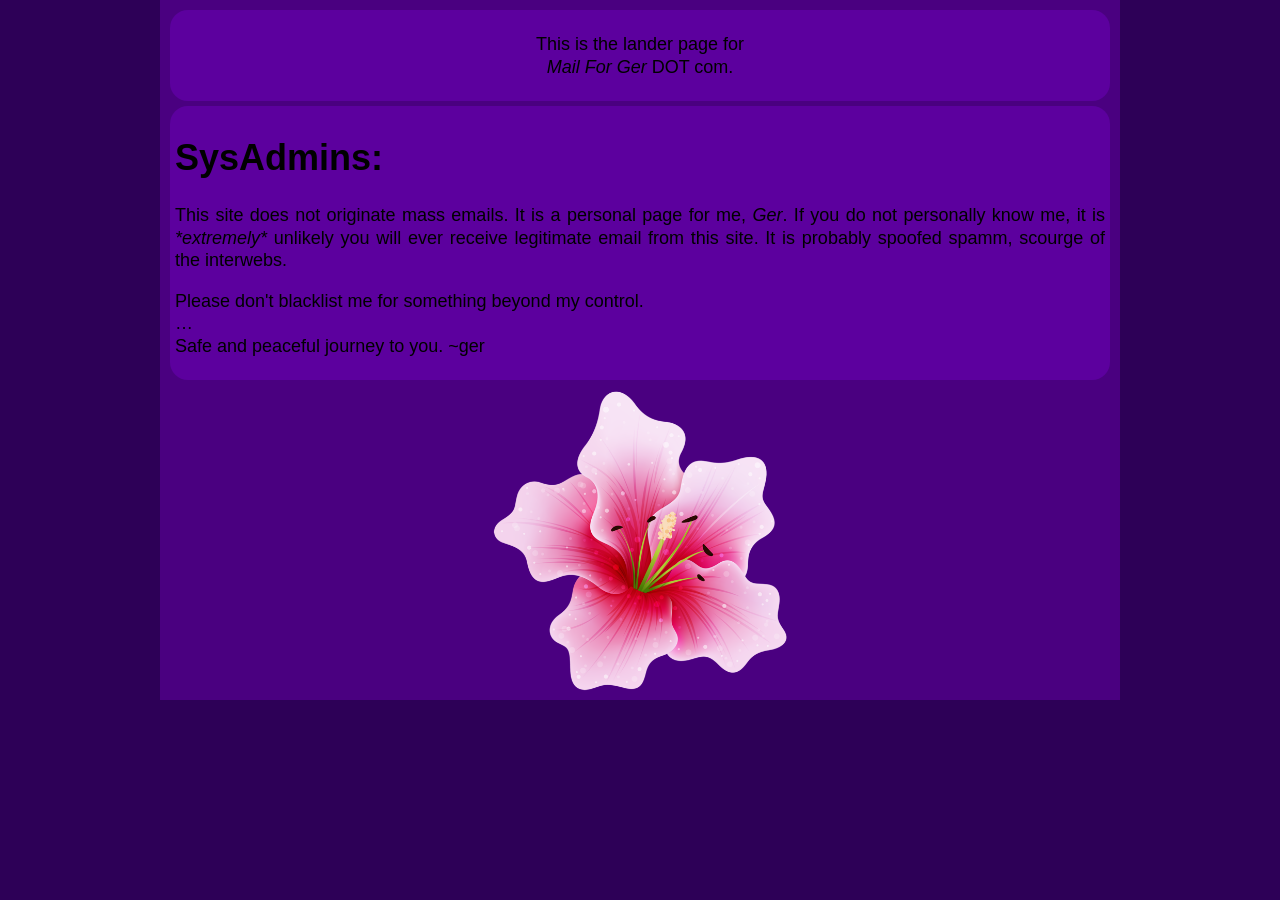
<file: index.html>
<!DOCTYPE html>
<html lang="en">
<head>
  <meta name="generator" content="HTML Tidy for HTML5 for Linux version 5.4.0">
  <meta charset="utf-8">
  <title>MAIL FOR GER — My lander page</title>
  <meta name="viewport" content="width=device-width, initial-scale=1.0">
  <link rel="apple-touch-icon" sizes="180x180" href="apple-touch-icon.png">
  <link rel="icon" type="image/png" href="favicon-32x32.png" sizes="32x32">
  <link rel="icon" type="image/png" href="favicon-16x16.png" sizes="16x16">
  <link rel="manifest" href="manifest.json">
  <link rel="mask-icon" href="safari-pinned-tab.svg" color="#5bbad5">
  <meta name="theme-color" content="#ffffff">
  <script src="scripts/script_swapper.js"></script>
</head>
<body>
  <div id="container">
    <div id="header" class="content">
      <p>This is the lander page for<br>
      <em>Mail For Ger</em> DOT com.</p>
    </div>
    <div id="main" class="content">
      <h1>SysAdmins:</h1>
      <p>This site does not originate mass emails. It is a personal page for me, <em>Ger</em>. If you do not personally
      know me, it is <em>*extremely*</em> unlikely you will ever receive legitimate email from this site. It is
      probably spoofed spamm, scourge of the interwebs.</p>
      <p>Please don't blacklist me for something beyond my control.<br>
      …<br>
      Safe and peaceful journey to you. ~ger</p>
    </div>
    <div id="footer" class="billboard"></div>
  </div>
</body>
</html>
</file>
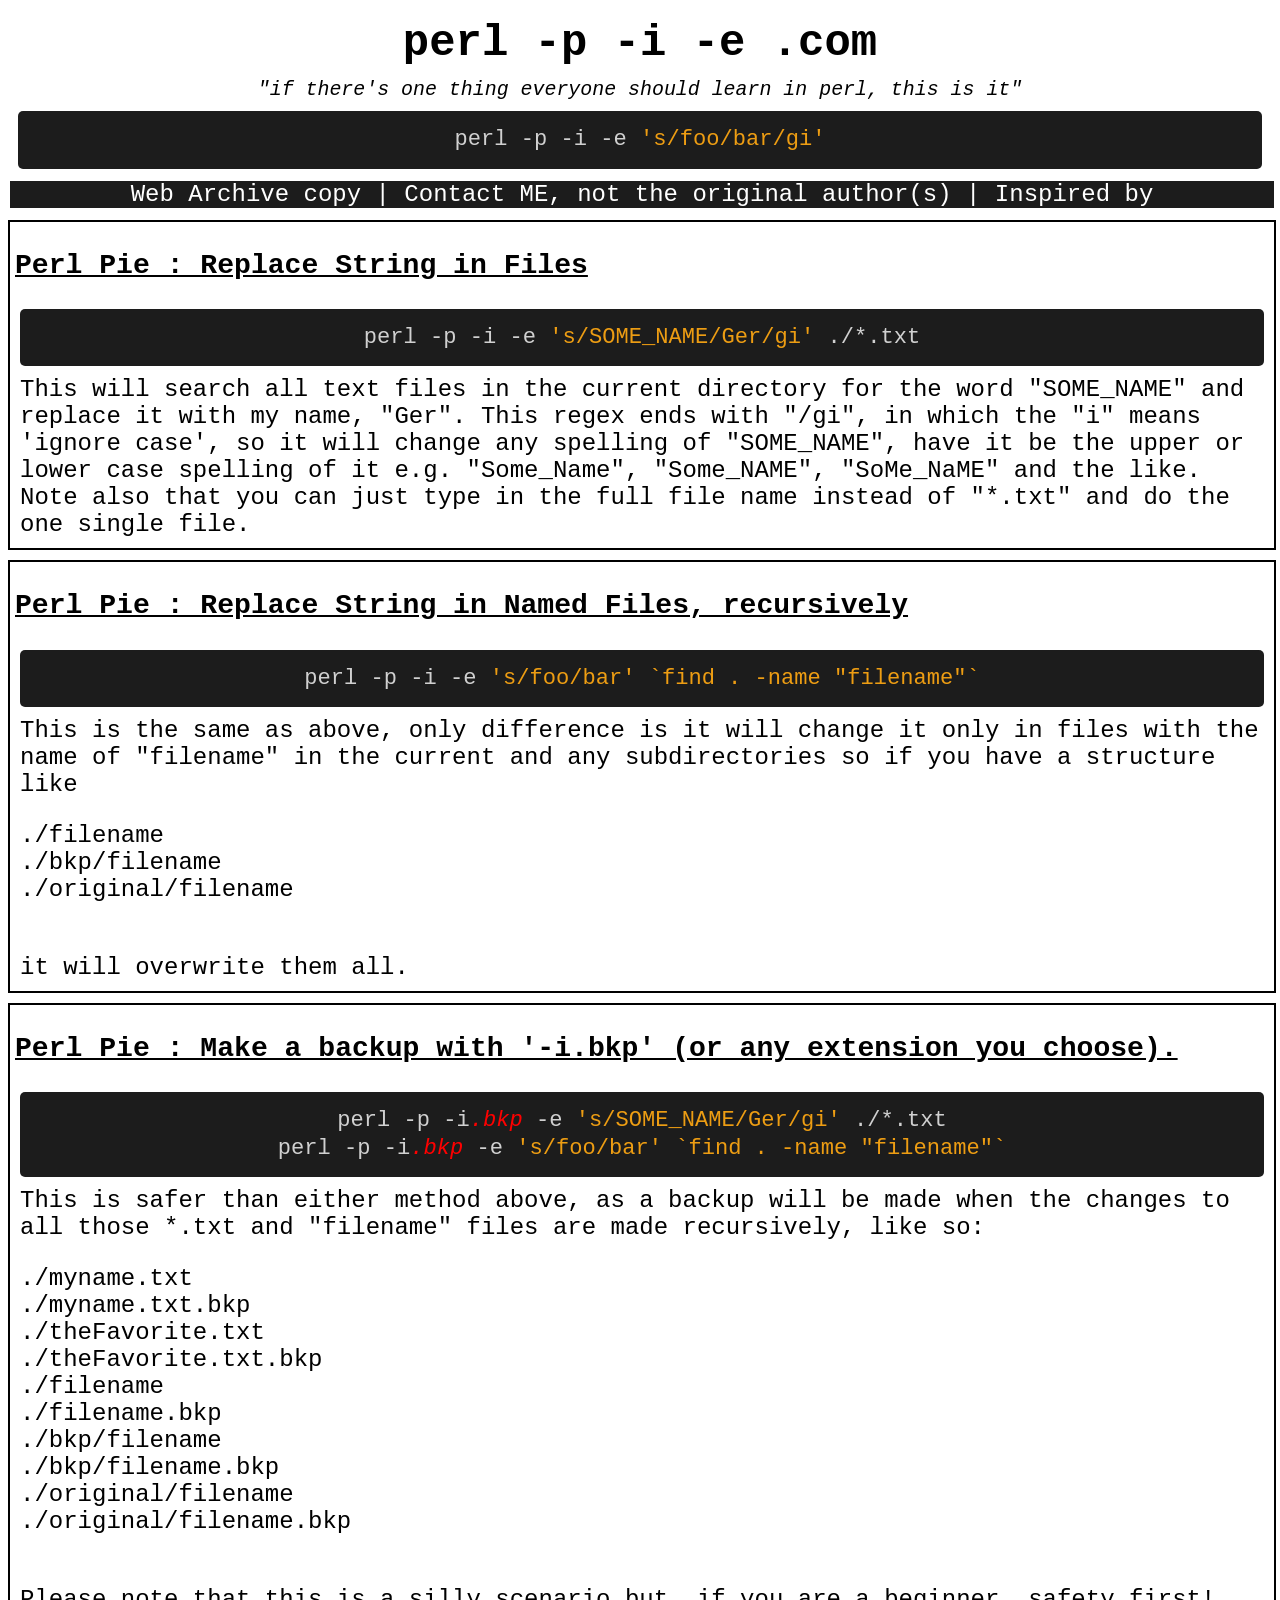
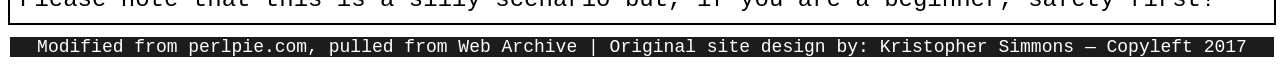
<file: perlpie/index.html>
<!DOCTYPE html>
<html lang="en-US">
<head>
  <meta name="generator" content="HTML Tidy for HTML5 for Linux version 5.4.0">
  <meta charset="utf-8">
  <meta name="viewport" content="width=device-width, initial-scale=1.0">
  <link rel="stylesheet" type="text/css" href="css/perlpie.css">
  <title>perlpie.com</title>
  <link rel="icon" href="favicon.ico" type="image/x-icon">
</head>
<body>
  <div class="title">
    perl -p -i -e .com
  </div>
  <div class="subtitle">
    "if there's one thing everyone should learn in perl, this is it"
  </div>
  <div class="code-embed">
    <code>perl -p -i -e <span>'s/foo/bar/gi'</span></code>
  </div>
  <div class="links">
    <a href="https://web.archive.org/web/20130617110924/http://perlpie.com/">Web Archive copy</a> |
    <script src="scripts/mailto.js"></script> <noscript>Email address is 'perlpie AT MailForGer DOT com'</noscript> | <a href="https://technosophos.com/2009/05/21/perl-pie-if-you-only-learn-how-do-one-thing-perl-it.html">Inspired by</a>
  </div>
  <div class="section-outter">
    <div class="section-title">
      <p>Perl Pie : Replace String in Files</p>
    </div>
    <div class="code-embed">
      <code>perl -p -i -e <span>'s/SOME_NAME/Ger/gi'</span> ./*.txt</code>
    </div>
    <div class="section-notes">
      This will search all text files in the current directory for the word "SOME_NAME" and replace it with my name, "Ger". This regex ends with "/gi", in which the "i" means 'ignore case', so it will change any spelling of "SOME_NAME", have it be the
      upper or lower case spelling of it e.g. "Some_Name", "Some_NAME", "SoMe_NaME" and the like.<br>
      Note also that you can just type in the full file name instead of "*.txt" and do the one single file.
    </div>
  </div>
  <div class="section-outter">
    <div class="section-title">
      <p>Perl Pie : Replace String in Named Files, recursively</p>
    </div>
    <div class="code-embed">
      <code>perl -p -i -e <span>'s/foo/bar' `find . -name "filename"`</span></code>
    </div>
    <div class="section-notes">
      This is the same as above, only difference is it will change it only in files with the name of "filename" in the current and any subdirectories so if you have a structure like
      <pre><code>./filename
./bkp/filename
./original/filename
      </code></pre>it will overwrite them all.
    </div>
  </div>
  <div class="section-outter">
    <div class="section-title">
      <p>Perl Pie : Make a backup with '-i.bkp' (or any extension you choose).</p>
    </div>
    <div class="code-embed">
      <code>perl -p -i<em>.bkp</em> -e <span>'s/SOME_NAME/Ger/gi'</span> ./*.txt</code><br>
      <code>perl -p -i<em>.bkp</em> -e <span>'s/foo/bar' `find . -name "filename"`</span></code>
    </div>
    <div class="section-notes">
      This is safer than either method above, as a backup will be made when the changes to all those *.txt and "filename" files are made recursively, like so:
      <pre><code>./myname.txt
./myname.txt.bkp
./theFavorite.txt
./theFavorite.txt.bkp
./filename
./filename.bkp
./bkp/filename
./bkp/filename.bkp
./original/filename
./original/filename.bkp
      </code></pre>Please note that this is a silly scenario but, if you are a beginner, safety first!
    </div>
  </div>
  <div class="footer">
    Modified from perlpie.com, pulled from Web Archive | Original site design by: <a href="http://krissimmons.com/">Kristopher Simmons</a> &mdash; Copyleft 2017
  </div>
</body>
</html>
</file>
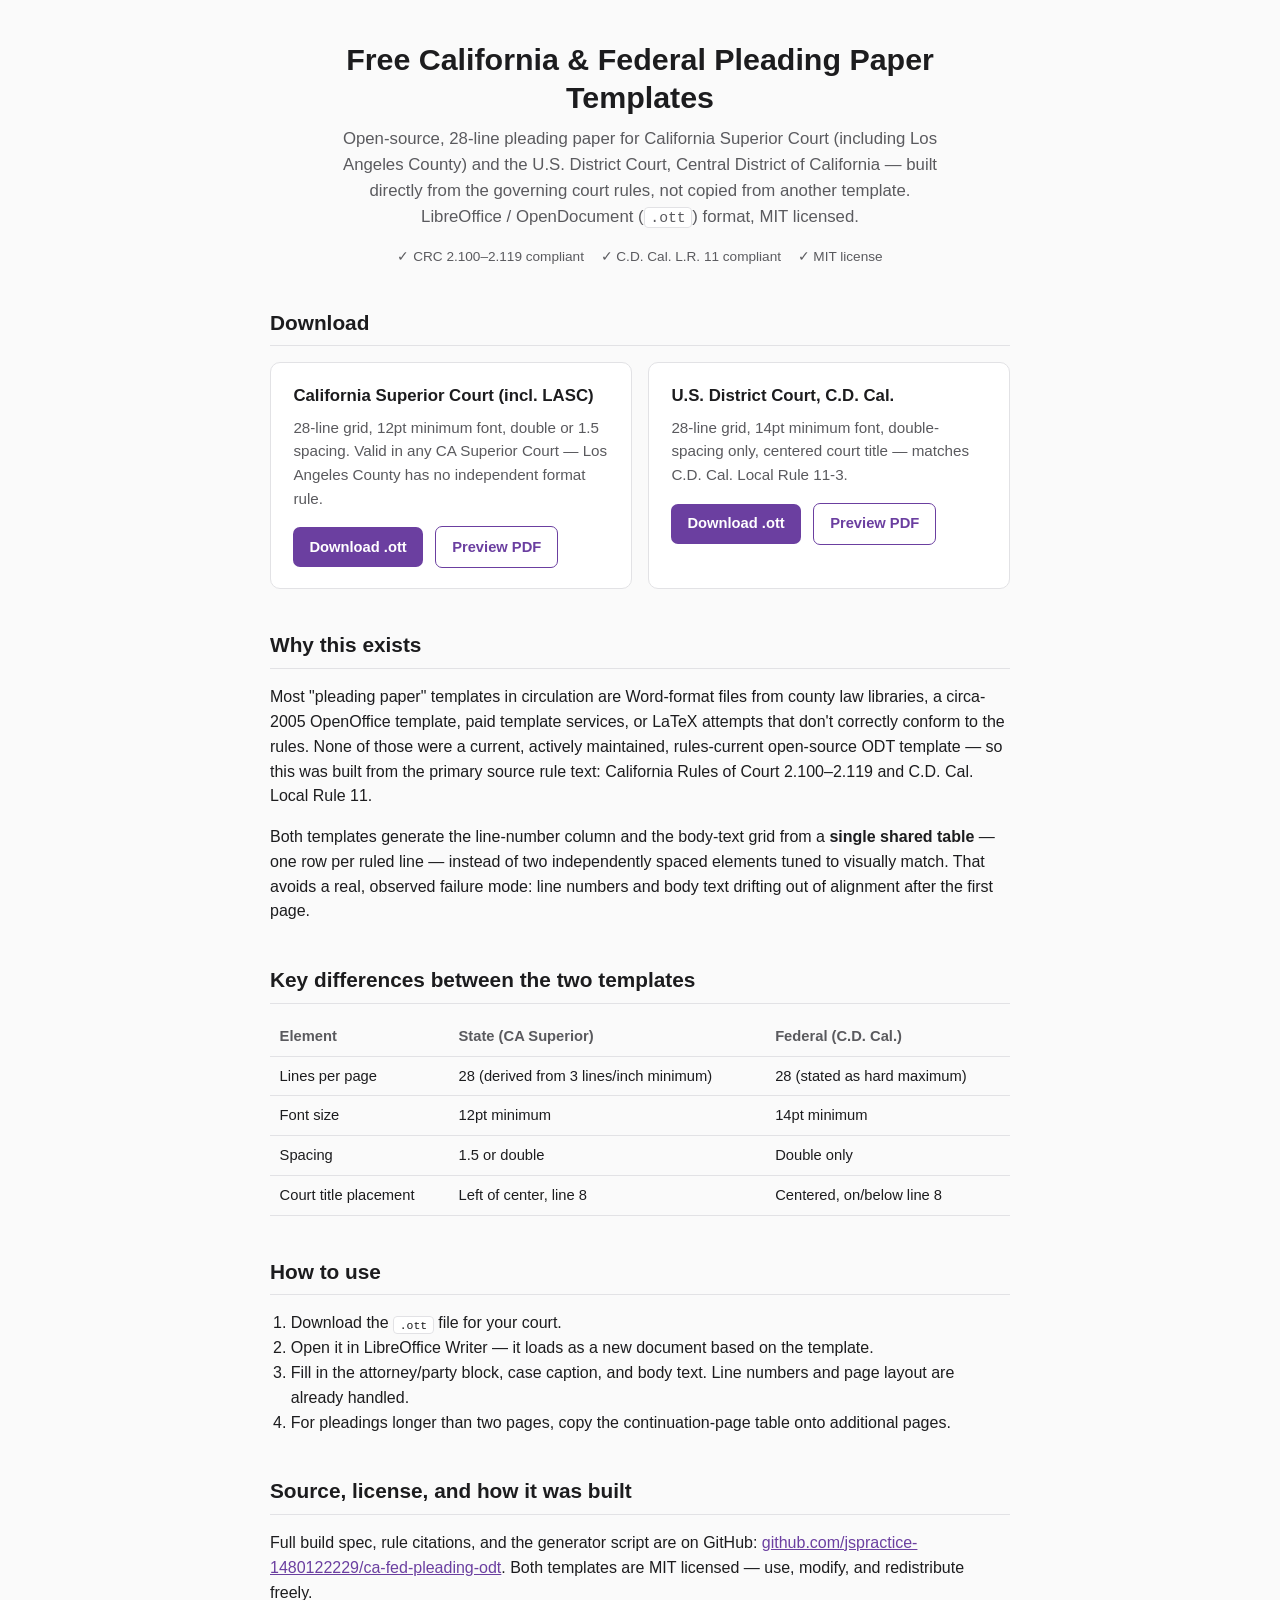
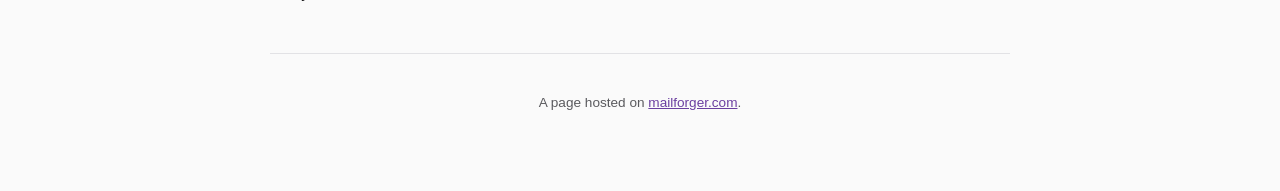
<file: pleading-paper-template/index.html>
<!DOCTYPE html>
<html lang="en">
<head>
<meta charset="utf-8">
<title>Free California &amp; Federal Pleading Paper Templates (.ott) — 28-Line, Court-Compliant</title>
<meta name="description" content="Free, open-source 28-line pleading paper templates for California Superior Court (incl. LASC) and U.S. District Court, C.D. Cal. LibreOffice/OpenDocument (.ott), built directly from CRC 2.100–2.119 and C.D. Cal. Local Rule 11.">
<meta name="viewport" content="width=device-width, initial-scale=1.0">
<link rel="canonical" href="https://www.mailforger.com/pleading-paper-template/">

<meta property="og:type" content="website">
<meta property="og:title" content="Free California & Federal Pleading Paper Templates (.ott) — 28-Line, Court-Compliant">
<meta property="og:description" content="Open-source pleading paper templates for CA Superior Court and C.D. Cal., built rule-by-rule from CRC 2.100–2.119 and Local Rule 11. LibreOffice .ott, MIT licensed.">
<meta property="og:url" content="https://www.mailforger.com/pleading-paper-template/">

<meta name="twitter:card" content="summary">
<meta name="twitter:title" content="Free CA & Federal Pleading Paper Templates (.ott)">
<meta name="twitter:description" content="28-line pleading paper templates for California Superior Court and C.D. Cal., built from the governing rule text. LibreOffice .ott, MIT licensed.">

<script type="application/ld+json">
{
  "@context": "https://schema.org",
  "@type": "SoftwareSourceCode",
  "name": "Legal Pleading Paper — Open Source ODT Templates",
  "description": "Rule-derived 28-line pleading paper templates for California Superior Court (incl. LASC) and U.S. District Court, Central District of California, in OpenDocument (.ott) format.",
  "url": "https://www.mailforger.com/pleading-paper-template/",
  "codeRepository": "https://github.com/jspractice-1480122229/ca-fed-pleading-odt",
  "programmingLanguage": "Python",
  "license": "https://opensource.org/licenses/MIT",
  "about": [
    { "@type": "Thing", "name": "California Rules of Court 2.100–2.119" },
    { "@type": "Thing", "name": "C.D. Cal. Local Rule 11" }
  ]
}
</script>

<style>
  :root {
    color-scheme: light dark;
    --bg: #fafafa;
    --fg: #1c1c1e;
    --muted: #5a5a5e;
    --accent: #6b3fa0;
    --card: #ffffff;
    --border: #e2e2e5;
  }
  @media (prefers-color-scheme: dark) {
    :root {
      --bg: #121214;
      --fg: #eceef0;
      --muted: #a6a8ad;
      --accent: #b195e0;
      --card: #1b1b1e;
      --border: #2b2b2f;
    }
  }
  * { box-sizing: border-box; }
  body {
    margin: 0;
    font-family: -apple-system, BlinkMacSystemFont, "Segoe UI", Roboto, Helvetica, Arial, sans-serif;
    background: var(--bg);
    color: var(--fg);
    line-height: 1.55;
  }
  .wrap { max-width: 780px; margin: 0 auto; padding: 2.5rem 1.25rem 4rem; }
  header.hero { text-align: center; margin-bottom: 2.5rem; }
  h1 { font-size: 1.9rem; line-height: 1.25; margin: 0 0 0.6rem; }
  .lede { color: var(--muted); font-size: 1.05rem; max-width: 620px; margin: 0 auto; }
  h2 { font-size: 1.3rem; margin: 2.5rem 0 0.8rem; border-bottom: 1px solid var(--border); padding-bottom: 0.4rem; }
  .badges { margin-top: 1rem; font-size: 0.85rem; color: var(--muted); }
  .badges span { display: inline-block; margin: 0 0.4rem; }
  .cards { display: grid; grid-template-columns: 1fr; gap: 1rem; margin-top: 1rem; }
  @media (min-width: 620px) { .cards { grid-template-columns: 1fr 1fr; } }
  .card {
    background: var(--card);
    border: 1px solid var(--border);
    border-radius: 10px;
    padding: 1.25rem 1.4rem;
  }
  .card h3 { margin: 0 0 0.4rem; font-size: 1.05rem; }
  .card p { margin: 0 0 1rem; color: var(--muted); font-size: 0.95rem; }
  .btn {
    display: inline-block;
    background: var(--accent);
    color: #fff;
    text-decoration: none;
    padding: 0.55rem 1rem;
    border-radius: 7px;
    font-size: 0.92rem;
    font-weight: 600;
  }
  .btn.secondary {
    background: transparent;
    color: var(--accent);
    border: 1px solid var(--accent);
  }
  .btn + .btn { margin-left: 0.5rem; }
  table { width: 100%; border-collapse: collapse; margin-top: 0.75rem; font-size: 0.92rem; }
  th, td { text-align: left; padding: 0.5rem 0.6rem; border-bottom: 1px solid var(--border); }
  th { color: var(--muted); font-weight: 600; }
  ol, ul { padding-left: 1.3rem; }
  code {
    background: var(--card);
    border: 1px solid var(--border);
    border-radius: 4px;
    padding: 0.1rem 0.35rem;
    font-size: 0.88em;
  }
  footer {
    margin-top: 3rem;
    padding-top: 1.5rem;
    border-top: 1px solid var(--border);
    color: var(--muted);
    font-size: 0.85rem;
    text-align: center;
  }
  footer a { color: var(--accent); }
  a { color: var(--accent); }
</style>
</head>
<body>
<div class="wrap">

  <header class="hero">
    <h1>Free California &amp; Federal Pleading Paper Templates</h1>
    <p class="lede">Open-source, 28-line pleading paper for California Superior Court (including Los Angeles County) and the U.S. District Court, Central District of California — built directly from the governing court rules, not copied from another template. LibreOffice / OpenDocument (<code>.ott</code>) format, MIT licensed.</p>
    <div class="badges">
      <span>✓ CRC 2.100–2.119 compliant</span>
      <span>✓ C.D. Cal. L.R. 11 compliant</span>
      <span>✓ MIT license</span>
    </div>
  </header>

  <section aria-labelledby="downloads-h">
    <h2 id="downloads-h">Download</h2>
    <div class="cards">
      <div class="card">
        <h3>California Superior Court (incl. LASC)</h3>
        <p>28-line grid, 12pt minimum font, double or 1.5 spacing. Valid in any CA Superior Court — Los Angeles County has no independent format rule.</p>
        <a class="btn" href="pleading-state-lasc.ott" download>Download .ott</a>
        <a class="btn secondary" href="pleading-state-lasc.pdf">Preview PDF</a>
      </div>
      <div class="card">
        <h3>U.S. District Court, C.D. Cal.</h3>
        <p>28-line grid, 14pt minimum font, double-spacing only, centered court title — matches C.D. Cal. Local Rule 11-3.</p>
        <a class="btn" href="pleading-federal-cdca.ott" download>Download .ott</a>
        <a class="btn secondary" href="pleading-federal-cdca.pdf">Preview PDF</a>
      </div>
    </div>
  </section>

  <section aria-labelledby="why-h">
    <h2 id="why-h">Why this exists</h2>
    <p>Most "pleading paper" templates in circulation are Word-format files from county law libraries, a circa-2005 OpenOffice template, paid template services, or LaTeX attempts that don't correctly conform to the rules. None of those were a current, actively maintained, rules-current open-source ODT template — so this was built from the primary source rule text: California Rules of Court 2.100–2.119 and C.D. Cal. Local Rule 11.</p>
    <p>Both templates generate the line-number column and the body-text grid from a <strong>single shared table</strong> — one row per ruled line — instead of two independently spaced elements tuned to visually match. That avoids a real, observed failure mode: line numbers and body text drifting out of alignment after the first page.</p>
  </section>

  <section aria-labelledby="specs-h">
    <h2 id="specs-h">Key differences between the two templates</h2>
    <table>
      <thead>
        <tr><th>Element</th><th>State (CA Superior)</th><th>Federal (C.D. Cal.)</th></tr>
      </thead>
      <tbody>
        <tr><td>Lines per page</td><td>28 (derived from 3 lines/inch minimum)</td><td>28 (stated as hard maximum)</td></tr>
        <tr><td>Font size</td><td>12pt minimum</td><td>14pt minimum</td></tr>
        <tr><td>Spacing</td><td>1.5 or double</td><td>Double only</td></tr>
        <tr><td>Court title placement</td><td>Left of center, line 8</td><td>Centered, on/below line 8</td></tr>
      </tbody>
    </table>
  </section>

  <section aria-labelledby="use-h">
    <h2 id="use-h">How to use</h2>
    <ol>
      <li>Download the <code>.ott</code> file for your court.</li>
      <li>Open it in LibreOffice Writer — it loads as a new document based on the template.</li>
      <li>Fill in the attorney/party block, case caption, and body text. Line numbers and page layout are already handled.</li>
      <li>For pleadings longer than two pages, copy the continuation-page table onto additional pages.</li>
    </ol>
  </section>

  <section aria-labelledby="source-h">
    <h2 id="source-h">Source, license, and how it was built</h2>
    <p>Full build spec, rule citations, and the generator script are on GitHub: <a href="https://github.com/jspractice-1480122229/ca-fed-pleading-odt">github.com/jspractice-1480122229/ca-fed-pleading-odt</a>. Both templates are MIT licensed — use, modify, and redistribute freely.</p>
  </section>

  <footer>
    <p>A page hosted on <a href="/">mailforger.com</a>.</p>
  </footer>

</div>
</body>
</html>
</file>
<file: perlpie/css/perlpie.css>
body {
      font-family: 'Courier New', monospace;
      font-size: 24px;
    }

    em {
      color: #f00;
    }
    a:link {
      color: #ffffff;
      text-decoration: none;
    }

    a:visited {
      color: #778899;
      text-decoration: none;
    }

    a:hover, a:active {
      color: #FF9933;
      text-decoration: none;
    }
    
    .links, .footer {
      width: 100%;
      border: 2px solid;
      margin-top: 10px;
      margin-bottom: 10px;
      text-align: center;
      background: #1C1C1C;
      color: #ffffff;
      text-decoration: none;
    }

    .footer {
      font-size: 0.75em;
    }

    div.title {
      font-size: 1.83em;
      font-weight: bold;
      text-align: center;
      padding: 10px;
      margin: 0;
    }

    div.subtitle {
      font-size: 0.83em;
      font-style: italic;
      font-weight: normal;
      text-align: center;
      padding: 0;
      margin: 0;
    }
    
    div.section-outter {
      width: 100%;
      border: 2px solid;
      margin-top: 10px;
      margin-bottom: 10px;
    }
    
    div.section-title {
      margin: 5px;
      font-size: 1.17em;
      font-weight: bold;
      text-decoration: underline;
    }
    
    div.section-notes {
      margin: 10px;
    }
    
    div.code-embed {
      position: relative;
      background-color: #1C1C1C;
      border-radius: 5px;
      color: #D0D0D0;
      display: block;
      text-align: center;
      font: 0.92em Monaco, monospace;
      margin: 10px;
      overflow: auto;
      padding: 15px;
      line-height: 125%
    }
    
    div.code-embed span {
      color: #ed9d13;
    }
</file>
